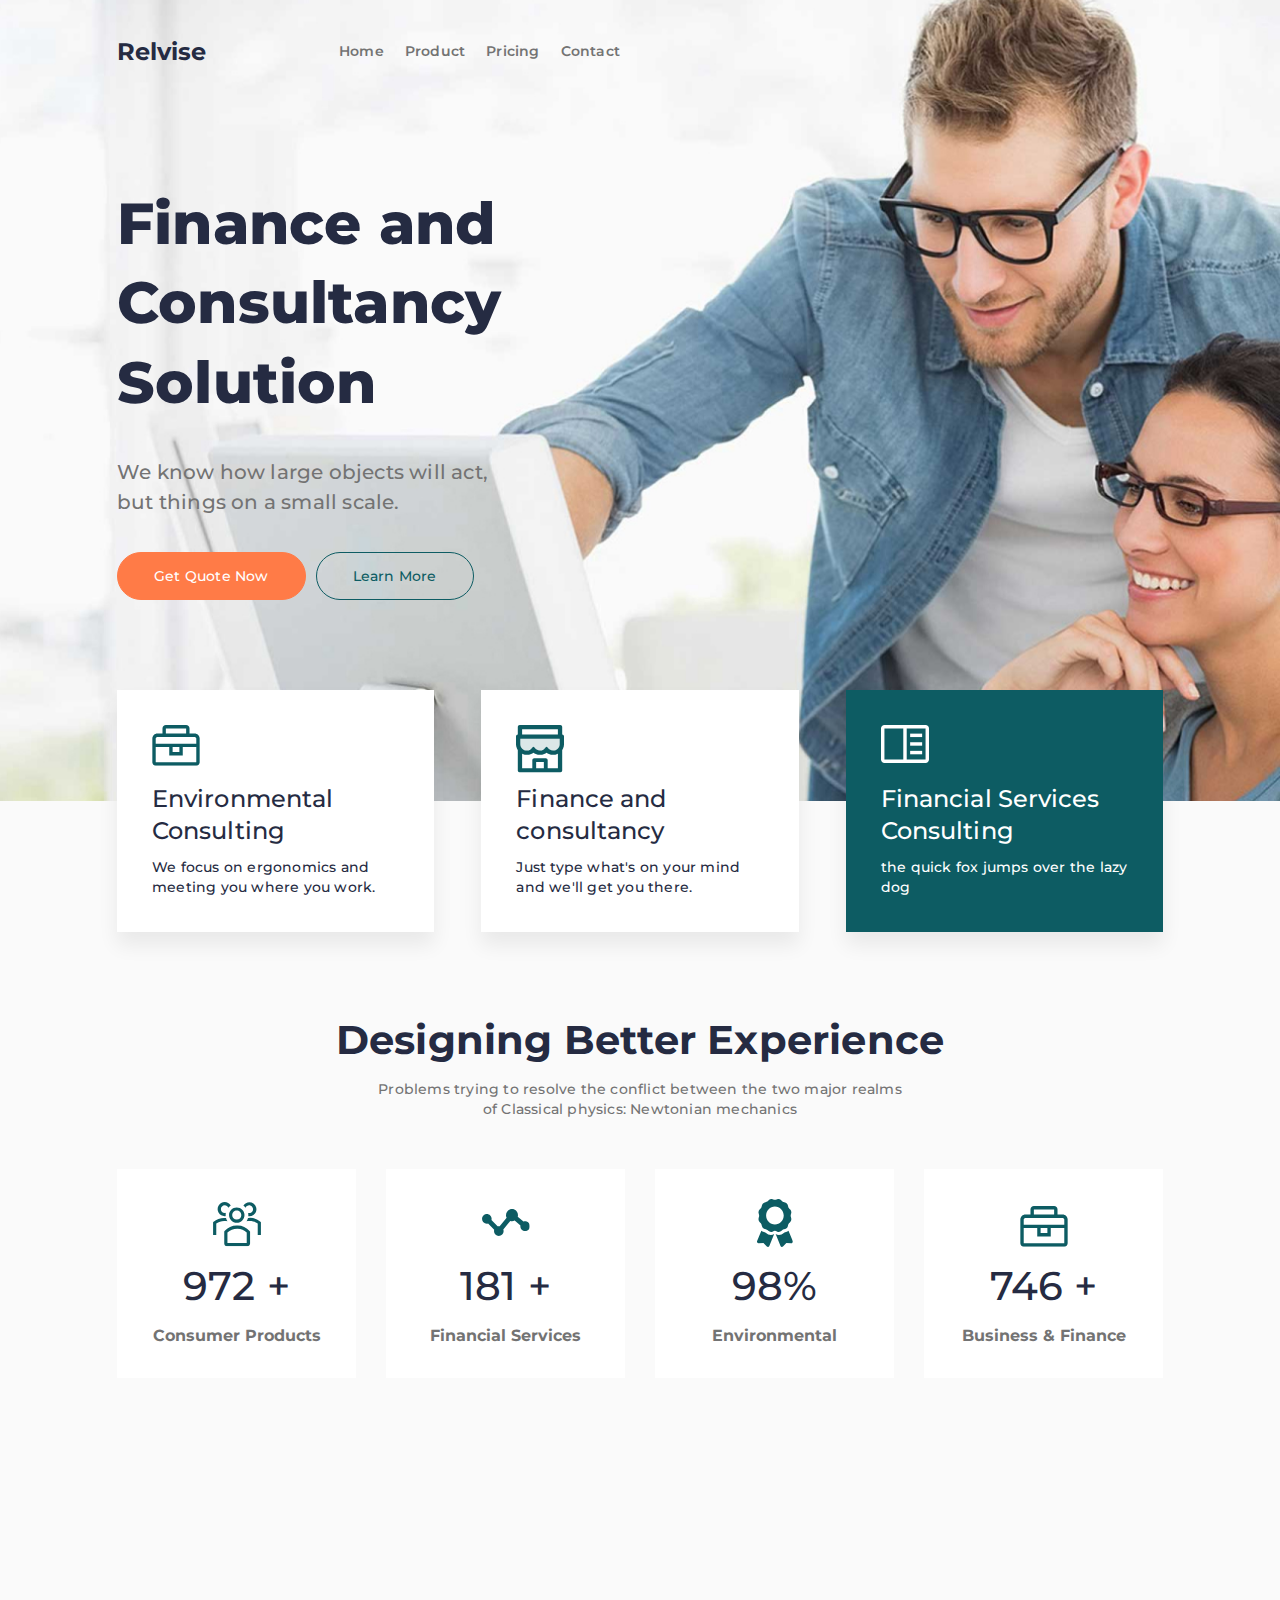
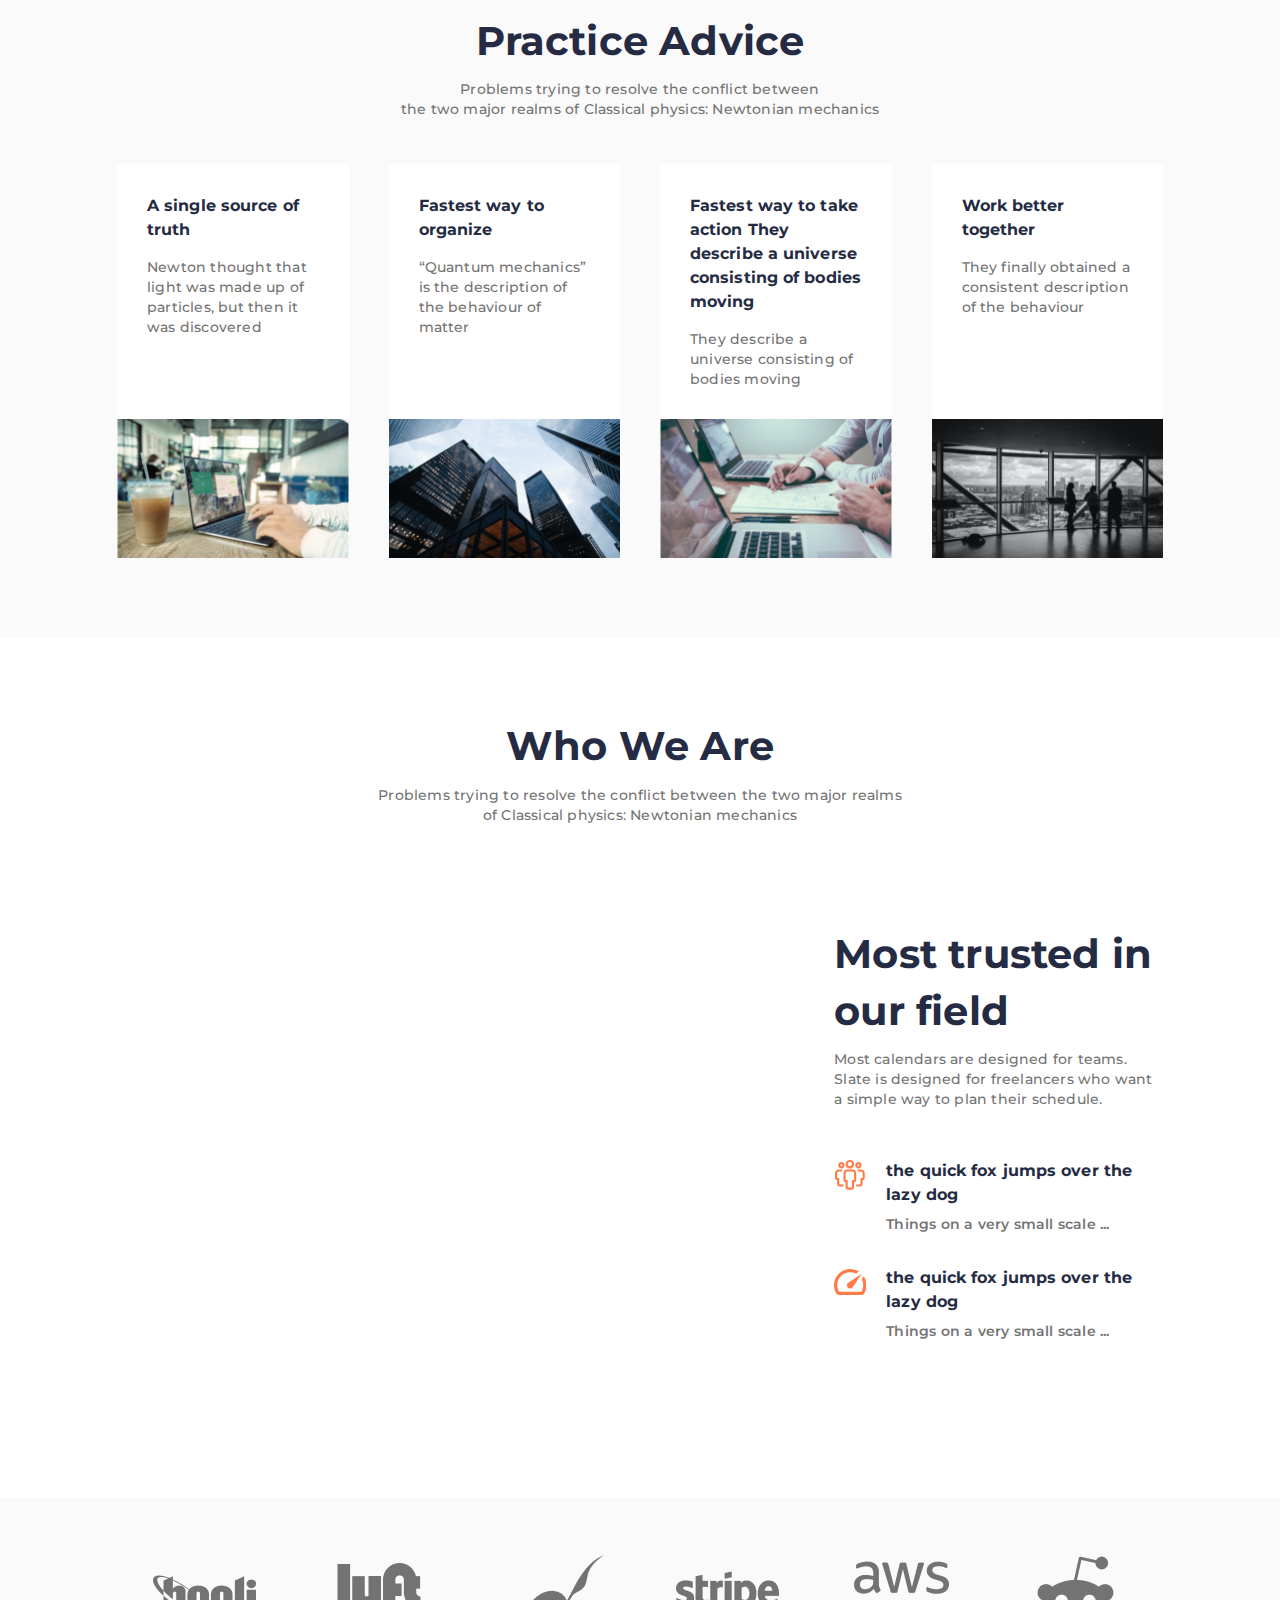
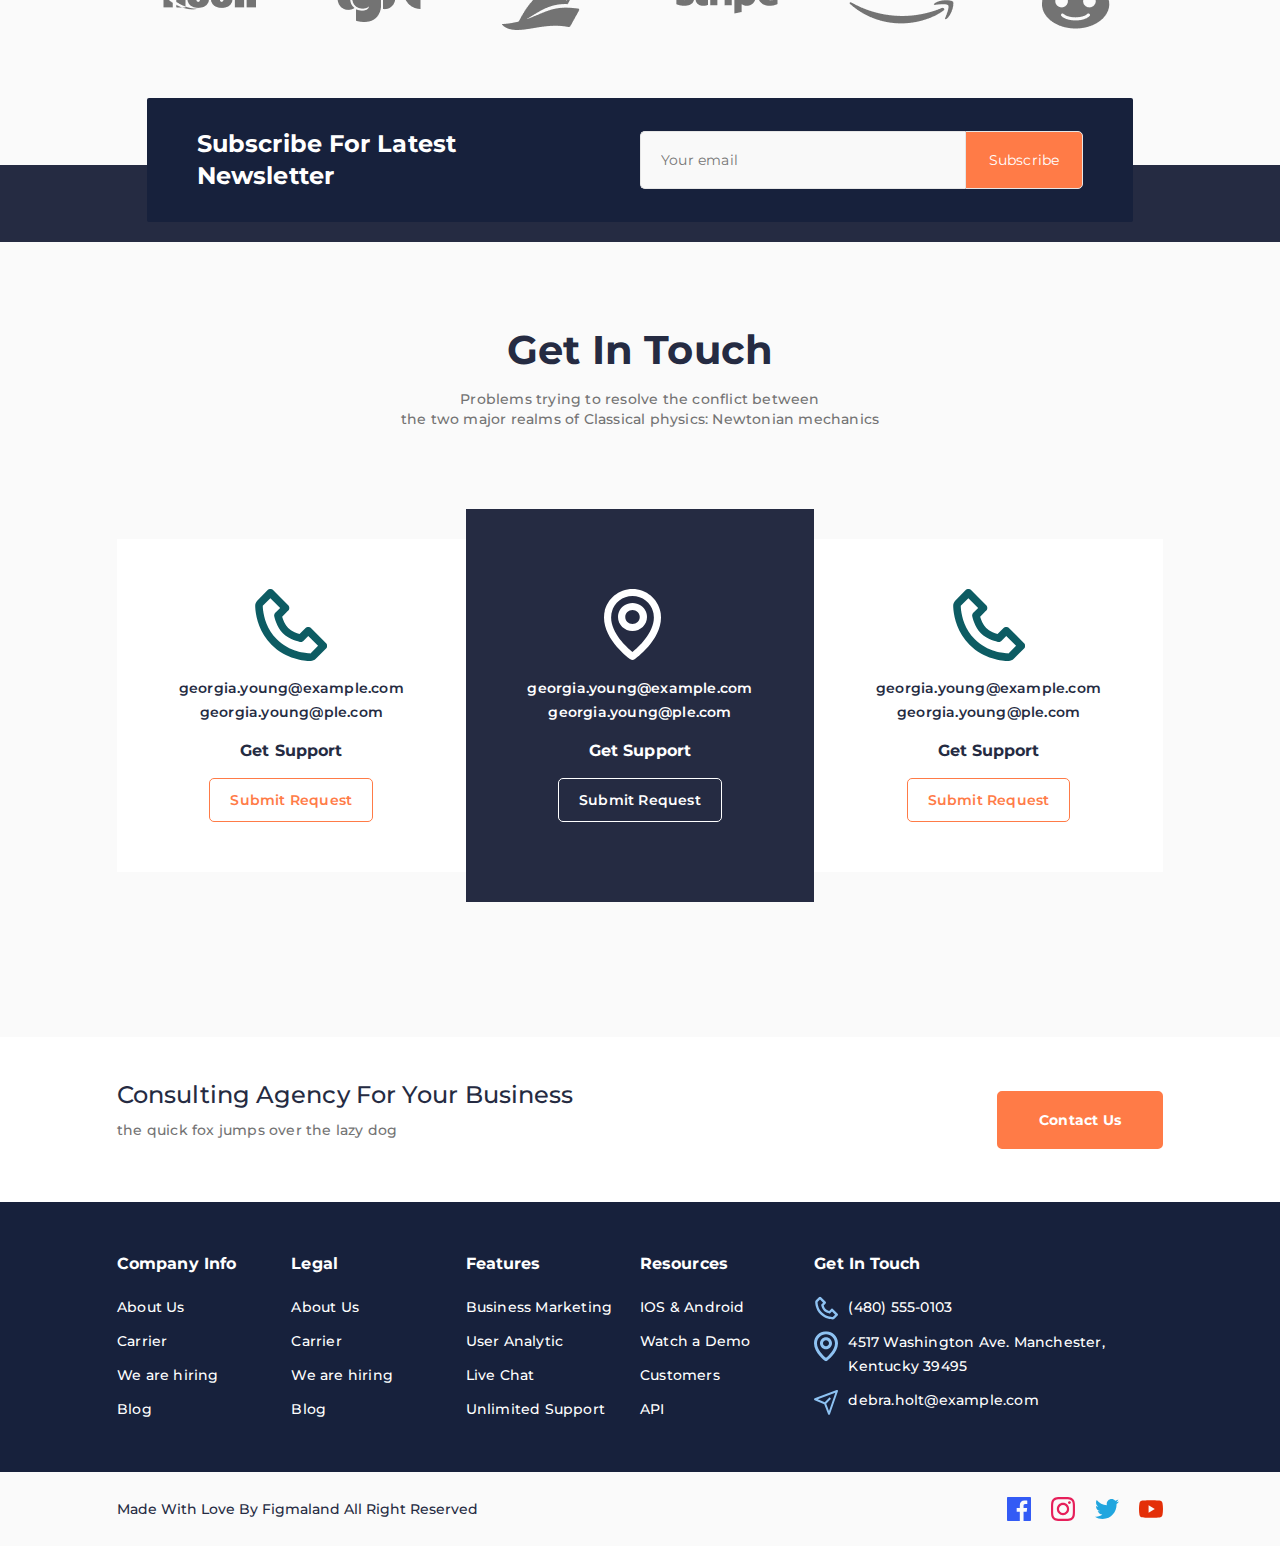
<file: index.html>
<!DOCTYPE html>
<html lang="en">

<head>
	<meta charset="UTF-8">
	<meta name="viewport" content="width=device-width, initial-scale=1.0">
	<title>Relsive</title>
	<link rel="stylesheet" href="/css/style.css">
	<link href="https://fonts.googleapis.com/css?family=Montserrat:regular,500,600,700,800&display=swap"
		rel="stylesheet" />
</head>

<body id="body">
	<div class="wrapper">
		<header class="header">
			<div class="header__container _container">
				<a href="#" class="header__logo">Relvise</a>
				<div class="burger__menu" onclick="burgerMenu()">
					<span class="burger__line">
						
					</span>
				</div>
				<nav class="header__menu menu">
					<ul class="menu__list">
						<li class="menu__item">
							<a href="#" class="menu__link">Home</a>
						</li>
						<li class="menu__item">
							<a href="#" class="menu__link">Product</a>
						</li>
						<li class="menu__item">
							<a href="#" class="menu__link">Pricing</a>
						</li>
						<li class="menu__item">
							<a href="#" class="menu__link">Contact</a>
						</li>
					</ul>
				</nav>
				
			</div>
			
		</header>
		<main class="page">
			<section class="page__main-block main-block">
				<div class="main-block__container _container">
					<div class="main-block__body">
						<h1 class="main-block__title">
							Finance and Consultancy Solution

						</h1>
						<div class="main-block__text">
							We know how large objects will act,
							but things on a small scale.
						</div>
						<div class="main-block__buttons">
							<a href="#" class="main-block__button ">Get Quote Now</a>
							<a href="#" class="main-block__button main-block__button_border">Learn More</a>
						</div>

					</div>
				</div>
				<div class="main-block__image _ibg">
					<img src="./img/bg.jpg" alt="BG" class="">

				</div>
			</section>
			<section class="page__services services">
				<div class="services__container _container">
					<div class="services__body">
						<div class="services__column">
							<div class="services__item item-service">
								<div class="item-service__icon icon1">
									<img src="./img/svg/service1.svg" alt="Service 1" class="item-service__img">
								</div>
								<h3 class="item-service__title">
									Environmental
									Consulting
								</h3>
								<div class="item-service__text">We focus on ergonomics and
									meeting you where you work. </div>
							</div>
						</div>
						<div class="services__column">
							<div class="services__item item-service">
								<div class="item-service__icon icon2">
									<img src="./img/svg/service2.svg" alt="Service 2" class="item-service__img">

								</div>
								<h3 class="item-service__title">
									Finance and
									consultancy
								</h3>
								<div class="item-service__text">Just type what's on your mind
									and we'll get you there.</div>
							</div>
						</div>
						<div class="services__column">
							<div class="services__item item-service-green">
								<div class="item-service__icon icon3">
									<img src="./img/svg/service3.svg" alt="Service 3" class="item-service__img">

								</div>
								<h3 class="item-service__title">
									Financial Services
									Consulting
								</h3>
								<div class="item-service__text">the quick fox jumps over the
									lazy dog</div>
							</div>
						</div>


					</div>
				</div>
			</section>
			<section class="page__advantages advantages">
				<div class="advantages__container _container">
					<div class="advantages__header header-block">
						<h2 class="header-block__title">
							Designing Better Experience
						</h2>
						<div class="header-block__subtitle">
							Problems trying to resolve the conflict between the two major realms<br>
							of Classical physics: Newtonian mechanics
						</div>
					</div>
					<div class="advantages__body">
						<div class="advantages__column">
							<div class="advantages__item">
								<div class="advantages__icon">
									<img src="./img/svg/advantages1.svg" alt="Consumer Products" class="advantages__img">
								</div>
								<div class="advantages__value">
									972 +
								</div>
								<div class="advantages__text">
									Consumer Products
								</div>
							</div>
						</div>
						<div class="advantages__column">
							<div class="advantages__item">
								<div class="advantages__icon">
									<img src="./img/svg/advantages2.svg" alt="Financial Services" class="advantages__img">
								</div>
								<div class="advantages__value">
									181 +
								</div>
								<div class="advantages__text">
									Financial Services </div>
							</div>
						</div>
						<div class="advantages__column">
							<div class="advantages__item">
								<div class="advantages__icon">
									<img src="./img/svg/advantages3.svg" alt="Environmental" class="advantages__img">
								</div>
								<div class="advantages__value">
									98% </div>
								<div class="advantages__text">
									Environmental </div>
							</div>
						</div>
						<div class="advantages__column">
							<div class="advantages__item">
								<div class="advantages__icon">
									<img src="./img/svg/advantages4.svg" alt="Business & Finance" class="advantages__img">
								</div>
								<div class="advantages__value">
									746 + </div>
								<div class="advantages__text">
									Business & Finance </div>
							</div>
						</div>
					</div>
				</div>

			</section>
			<section class="page__practice practice">
				<div class="practice__container _container">
					<div class="practice__header header__block">
						<h2 class="header-block__title">
							Practice Advice
						</h2>
						<div class="header-block__subtitle">
							Problems trying to resolve the conflict between<br>
							the two major realms of Classical physics: Newtonian mechanics
						</div>
					</div>
					<div class="practice__body">
						<div class="practice__column">
							<article class="practice__item item-practice">
								<div class="item-practice__content">
									<a href="" class="item-practice__link">
										<h4 class="item-practice__title">A single source
											of truth</h4>
									</a>
									<div class="item-practice__text">
										Newton thought that
										light was made up of
										particles, but then it
										was discovered
									</div>

								</div>
								<a href="#" class="item-practice__image _ibg">
									<img src="./img/practice.jpg" alt="A single source
									of truth">
								</a>
							</article>
						</div>
						<div class="practice__column">
							<article class="practice__item item-practice">
								<div class="item-practice__content">
									<a href="" class="item-practice__link">
										<h4 class="item-practice__title">Fastest way to
											organize</h4>
									</a>
									<div class="item-practice__text">
										“Quantum mechanics”
										is the description of the
										behaviour of matter
									</div>

								</div>
								<a href="#" class="item-practice__image _ibg">
									<img src="./img/practice2.jpg" alt="A single source
									of truth">
								</a>
							</article>
						</div>
						<div class="practice__column">
							<article class="practice__item item-practice">
								<div class="item-practice__content">
									<a href="" class="item-practice__link">
										<h4 class="item-practice__title">Fastest way to
											take action
											They describe a
											universe consisting of
											bodies moving</h4>
									</a>
									<div class="item-practice__text">
										They describe a
										universe consisting of
										bodies moving
									</div>

								</div>
								<a href="#" class="item-practice__image _ibg">
									<img src="./img/practice3.jpg" alt="A single source
									of truth">
								</a>
							</article>
						</div>
						<div class="practice__column">
							<article class="practice__item item-practice">
								<div class="item-practice__content">
									<a href="" class="item-practice__link">
										<h4 class="item-practice__title">Work better
											together</h4>
									</a>
									<div class="item-practice__text">
										They finally obtained
										a consistent description
										of the behaviour
									</div>

								</div>
								<a href="#" class="item-practice__image _ibg">
									<img src="./img/practice4.jpg" alt="A single source
									of truth">
								</a>
							</article>
						</div>
					</div>
				</div>

			</section>
			<section class="page__whoweare whoweare">
				<div class="whoweare__container _container">
					<div class="whoweare__header header-block">
						<h2 class="header-block__title">
							Who We Are
						</h2>
						<div class="header-block__subtitle">
							Problems trying to resolve the conflict between the two major realms <br>
							of Classical physics: Newtonian mechanics
						</div>
					</div>
					<div class="whoweare__body">
						<div class="whoweare__video">
							<iframe width="560" height="315" src="https://www.youtube.com/embed/U0TXIXTzJEY"
								title="YouTube video player" frameborder="0"
								allow="accelerometer; autoplay; clipboard-write; encrypted-media; gyroscope; picture-in-picture"
								allowfullscreen></iframe>
						</div>
						<div class="whoweare__content">
							<div class="whoweare__title">
								Most trusted in
								our field
							</div>
							<div class="whoweare__text">
								Most calendars are designed for teams. Slate
								is designed for freelancers who want a
								simple way to plan their schedule.
							</div>
							<div class="whoweare__items">
								<div class="whoweare__item item-whoweare">
									<div class="item-whoweare__icon">
										<img src="./img/svg/whoweare.svg" alt="the quick fox jumps over the lazy 
										dog">
									</div>
									<div class="item-whoweare__body">
										<div class="item-whoweare__title">
											the quick fox jumps over the lazy
											dog
										</div>
										<div class="item-whoweare__text">
											Things on a very small scale ...
										</div>
									</div>
								</div>
								<div class="whoweare__item item-whoweare">
									<div class="item-whoweare__icon">
										<img src="./img/svg/whoweare2.svg" alt="the quick fox jumps over the lazy 
										dog">
									</div>
									<div class="item-whoweare__body">
										<div class="item-whoweare__title">
											the quick fox jumps over the lazy
											dog
										</div>
										<div class="item-whoweare__text">
											Things on a very small scale ...
										</div>
									</div>
								</div>
							</div>
						</div>
					</div>
				</div>
			</section>
			<div class="page__clients clients">
				<div class="clients__container _container">
					<div class="clients__items">
						<div class="clients__item">
							<img src="./img/clients1.png" alt="Client">
						</div>
						<div class="clients__item">
							<img src="./img/clients2.png" alt="Client">
						</div>
						<div class="clients__item">
							<img src="./img/clients3.png" alt="Client">
						</div>
						<div class="clients__item">
							<img src="./img/clients4.png" alt="Client">
						</div>
						<div class="clients__item">
							<img src="./img/clients5.png" alt="Client">
						</div>
						<div class="clients__item">
							<img src="./img/clients6.png" alt="Client">
						</div>

					</div>
				</div>
			</div>
			<section class="page__subscribe subscribe">
				<div class="subscribe__container _container">
					<div class="subscribe__body">
						<h4 class="subscribe__title">
							Subscribe For Latest
							Newsletter
						</h4>
						<form action="" class="subsctibe__form">
							<input autocomplete="off" name="form[]" placeholder="Your email" type="email" required
								class="subscribe__input">
							<button type="submit" class="subscribe__button">
								Subscribe
							</button>
						</form>

					</div>
				</div>
			</section>
			<section class="page__getintouch getintouch">
				<div class="getintouch__container _container">
					<div class="getintouch__header header-block">
						<h2 class="header-block__title">
							Get In Touch </h2>
						<div class="header-block__subtitle">
							Problems trying to resolve the conflict between <br>
							the two major realms of Classical physics: Newtonian mechanics
						</div>
					</div>
					<div class="getintouch__body">
						<div class="getintouch__items">
							<div class="getintouch__item item-getintouch">
								<div class="item-getintouch__icon">
									<img src="./img/touch1.svg" alt="Get in touch">
								</div>
								<div class="item-getintouch__emails">
									<a class="item-getintouch__email"
										href="mailto:georgia.young@example.com">georgia.young@example.com</a>
									<a class="item-getintouch__email"
										href="mailto:georgia.young@ple.com">georgia.young@ple.com</a>

								</div>
								<div class="item-getintouch__label">
									Get Support
								</div>
								<a href="#" class="item-getintouch__button">Submit Request</a>
							</div>
							<div class="getintouch__item item-getintouch item-getintouch__active ">
								<div class="item-getintouch__icon">
									<img src="./img/touch2.svg" alt="Get in touch">
								</div>
								<div class="item-getintouch__emails">
									<a class="item-getintouch__email"
										href="mailto:georgia.young@example.com">georgia.young@example.com</a>
									<a class="item-getintouch__email"
										href="mailto:georgia.young@ple.com">georgia.young@ple.com</a>

								</div>
								<div class="item-getintouch__label">
									Get Support
								</div>
								<a href="#" class="item-getintouch__button">Submit Request</a>
							</div>
							<div class="getintouch__item item-getintouch">
								<div class="item-getintouch__icon">
									<img src="./img/touch1.svg" alt="Get in touch">
								</div>
								<div class="item-getintouch__emails">
									<a class="item-getintouch__email"
										href="mailto:georgia.young@example.com">georgia.young@example.com</a>
									<a class="item-getintouch__email"
										href="mailto:georgia.young@ple.com">georgia.young@ple.com</a>

								</div>
								<div class="item-getintouch__label">
									Get Support
								</div>
								<a href="#" class="item-getintouch__button">Submit Request</a>
							</div>
						</div>
					</div>
				</div>
			</section>
			<section class="page__contact contact">
				<div class="contact__container _container">
					<div class="contact__body">
						<div class="contact__content">
							<h4 class="contact__title">
								Consulting Agency For Your Business
							</h4>
							<div class="contact__text">
								the quick fox jumps over the lazy dog
							</div>
						</div>
						<a href="#" class="contact__button">Contact Us</a>
					</div>
				</div>
			</section>
		</main>
		<footer class="footer">
			<div class="footer__top">
				<div class="footer__main _container">
					<div class="footer__column">
						<div class="footer__label">
							Company Info
						</div>
						<nav class="footer__menu menu-footer">
							<ul class="menu-footer__list">
								<li class="menu-footer__item">
									<a href="#" class="menu-footer__link">About Us</a>
								</li>
								<li class="menu-footer__item">
									<a href="#" class="menu-footer__link">Carrier</a>
								</li>
								<li class="menu-footer__item">
									<a href="#" class="menu-footer__link">We are hiring</a>
								</li>
								<li class="menu-footer__item">
									<a href="#" class="menu-footer__link">Blog</a>
								</li>
							</ul>
						</nav>
					</div>
					<div class="footer__column">
						<div class="footer__label">
							Legal
						</div>
						<nav class="footer__menu menu-footer">
							<ul class="menu-footer__list">
								<li class="menu-footer__item">
									<a href="#" class="menu-footer__link">About Us</a>
								</li>
								<li class="menu-footer__item">
									<a href="#" class="menu-footer__link">Carrier</a>
								</li>
								<li class="menu-footer__item">
									<a href="#" class="menu-footer__link">We are hiring</a>
								</li>
								<li class="menu-footer__item">
									<a href="#" class="menu-footer__link">Blog</a>
								</li>
							</ul>
						</nav>
					</div>
					<div class="footer__column">
						<div class="footer__label">
							Features
						</div>
						<nav class="footer__menu menu-footer">
							<ul class="menu-footer__list">
								<li class="menu-footer__item">
									<a href="#" class="menu-footer__link">Business Marketing</a>
								</li>
								<li class="menu-footer__item">
									<a href="#" class="menu-footer__link">User Analytic</a>
								</li>
								<li class="menu-footer__item">
									<a href="#" class="menu-footer__link">Live Chat</a>
								</li>
								<li class="menu-footer__item">
									<a href="#" class="menu-footer__link">Unlimited Support</a>
								</li>
							</ul>
						</nav>
					</div>
					<div class="footer__column">
						<div class="footer__label">
							Resources
						</div>
						<nav class="footer__menu menu-footer">
							<ul class="menu-footer__list">
								<li class="menu-footer__item">
									<a href="#" class="menu-footer__link">IOS & Android</a>
								</li>
								<li class="menu-footer__item">
									<a href="#" class="menu-footer__link">Watch a Demo</a>
								</li>
								<li class="menu-footer__item">
									<a href="#" class="menu-footer__link">Customers</a>
								</li>
								<li class="menu-footer__item">
									<a href="#" class="menu-footer__link">API</a>
								</li>
							</ul>
						</nav>
					</div>
					<div class="footer__column ">
						<div class="footer__label">
							Get In Touch
						</div>
						<nav class="footer__menu menu-footer">
							<ul class="menu-footer__list ">
								<li class="menu-footer__item last-column">
									<img src="./img/svg/footer1.svg" alt="Phone">
									<a href="tel:(480) 555-0103" class="menu-footer__link">(480) 555-0103</a>
								</li>
								<li class="menu-footer__item">
									<img src="./img/svg/footer2.svg" alt="">
									<a href="#" class="menu-footer__link">4517 Washington Ave. Manchester, Kentucky 39495</a>
								</li>
								<li class="menu-footer__item">
									<img src="./img/svg/footer3.svg" alt="">
									<a href="mailto:debra.holt@example.com" class="menu-footer__link">debra.holt@example.com</a>
								</li>

							</ul>
						</nav>
					</div>
				</div>
			</div>
			<div class="footer__bottom">
				<div class="footer__container _container">
					<div class="footer__content">
						<div class="footer__copy">
							Made With Love By Figmaland All Right Reserved
						</div>
						<div class="footer__social">
							<a href="#"> <img src="./img/svg/social1.svg" alt="Facebook">
							</a>
							<a href="#"> <img src="./img/svg/social2.svg" alt="Instagramm">
							</a>
	
							<a href="#"> <img src="./img/svg/social3.svg" alt="Twitter">
							</a>
	
	
							<a href="#">
								<img src="./img/svg/social4.svg" alt="Youtube">
							</a>
	
						</div>
					</div>
					
				</div>
			</div>
		</footer>
	</div>
	<script src="./js/main.js"></script>
</body>

</html>
</file>
<file: css/style.css>
*,
*::before,
*::after {
	padding: 0;
	margin: 0;
	border: 0;
	box-sizing: border-box;
}
a {
	text-decoration: none;
}
ul,
ol,
li {
	list-style: none;
}
img {
	vertical-align: top;
}
h1,
h2,
h3,
h4,
h5,
h6 {
	font-weight: inherit;
	font-size: inherit;
}
html,
body {
	font-family: "Montserrat";
	height: 100%;
	line-height: 1;
	font-size: 14px;
	font-weight: 500;
	color: #252b42;
	background-color: #fafafa;
}
.wrapper {
	min-height: 100%;
	overflow: hidden;
	display: flex;
	flex-direction: column;
}
._container {
	max-width: 1046px;
	margin: 0 auto;
	padding: 0px 15px;
	box-sizing: content-box;
}
._ibg {
	position: relative;
}
._ibg img {
	position: absolute;
	width: 100%;
	height: 100%;
	top: 0;
	left: 0;
	object-fit: cover;
}

.header-block {
	margin: 0px 0px 50px 0px;
	text-align: center;
}
.body-lock{
	overflow: hidden;
}
@media (max-width: 767px) {
	.header-block {
		margin: 0px 0px 25px 0px;
	}
}
.header-block__title {
	font-weight: bold;
	font-size: 40px;
	line-height: 142%;
	/* identical to box height, or 142% */

	letter-spacing: 0.2px;

	/* text-color */

	color: #252b42;
	text-align: center;
}
.header-block__title:not(:last-child) {
	margin-bottom: 10px;
}
.header-block__subtitle {
	font-weight: 500;
	font-size: 14px;
	line-height: 20px;
	/* or 143% */

	text-align: center;
	letter-spacing: 0.2px;

	/* second-text-color */

	color: #737373;
}
@media (max-width: 992px) {
	.header-block__title {
		font-size: 35px;
	}
}
@media (max-width: 767px) {
	.header-block__title {
		font-size: 30px;
	}
}
.page__clients:not(:last-child) {
	margin-bottom: 10px;
}
/* ----------------------HEADER-------------------- */
.header {
	position: absolute;
	left: 0;
	top: 0;
	width: 100%;
	z-index: 100;
}
.header__container {
	display: flex;
	min-height: 104px;
	align-items: center;
	position: relative;
	transition: .2s ease-in;
}
.burger__menu{
	width: 30px;
	height: 20px;
	position: fixed;
	right:20px;
	top:25px;
	display: none;
	cursor: pointer;
	
}
.burger__menu::after{
	position: absolute;
	bottom: 0;
	width: 100%;
	height: 2px;
	content: '';
	border:0;
transition: .2s ease-in-out;
	background: black;
}
.burger__menu::before{
	position: absolute;
	top: 0;
	width: 100%;
	height: 2px;
	content: '';
	border:0;
	transition: .2s ease-in-out;
	background: black;
}
.burger__line{
	background: black;
	display: block;
	height: 2px;
	border:0;
	position: absolute;
	bottom: 45%;
	content: '';
	width: 100%;
	
}

.header__logo {
	font-size: 24px;
	font-weight: 700;
	color: inherit;
}
.header__menu {
	margin: 0px 0px 0px 133px;
}
@media (max-width: 992px) {
	.header__menu {
		margin-left: 80px;
	}
}
@media (max-width: 767px) {
	.header__menu {
		margin-left: 50px;
	}
}
@media (max-width: 479px) {
	.header__container {
		min-height: 70px;
	}
}
.menu {
	padding: 5px 0px;
}
.menu__list {
	display: flex;
	flex-wrap: wrap;
}
.menu__item:not(:last-child) {
	margin-right: 21px;
}
.menu__link {
	font-weight: 600;
	font-size: 14px;
	line-height: 171%;
	/* identical to box height, or 171% */

	text-align: center;
	letter-spacing: 0.2px;

	/* second-text-color */

	color: #737373;
}
.menu__link:hover {
	text-decoration: underline;
}

.page {
	flex: 1 1 auto;
}
.footer {
}
/* -----------------MAIN-BLOCK--------------------------- */

.page__main-block {
	position: relative;
	padding-bottom: 191px;
}
.main-block {
}
.main-block__container {
}
._container {
}
.main-block__body {
	padding-top: 184px;
	position: relative;
	z-index: 2;
	max-width: 390px;
}
.main-block__body > *:not(:last-child) {
	padding-bottom: 35px;
}
.main-block__title {
	font-weight: 800;
	font-size: 58px;
	line-height: 137%;
	/* or 138% */

	letter-spacing: 0.2px;
}
.main-block__text {
	font-weight: 500;
	font-size: 20px;
	line-height: 1.5;
	/* or 150% */

	letter-spacing: 0.2px;

	/* second-text-color */

	color: #737373;
}
.main-block__buttons {
	display: flex;
	flex-wrap: wrap;
}
.main-block__button {
	display: flex;
	align-items: center;
	font-size: 14px;
	line-height: 150%;
	/* identical to box height, or 200% */
	background-color: #ff7b47;
	text-align: center;
	letter-spacing: 0.2px;
	padding: 10px 36px;
	border-radius: 37px;
	/* light-text-color */
	min-height: 48px;
	border: 1px solid #ff7b47;
	color: #ffffff;
	margin-bottom: 10px;
	transition: all 0.2s ease-in;
	justify-content: center;
}
.main-block__button:hover {
	background-color: #fff;
	color: #ff7b47;
}
.main-block__button_border {
	background: transparent;
	border: 1px solid #0d5c63;
	color: #0d5c63;
	margin-left: 10px;
}
.main-block__button_border:hover {
	background: #0d5c63;

	color: #fff;
}

.main-block__image {
	position: absolute;
	width: 100%;
	height: 100%;
	top: 0;
	left: 0;
}
.main-block__image img {
	transition: all 0.6s;
}

@media screen and (max-width: 1400px) {
	.main-block__image img {
		object-position: right;
	}
}
@media (max-width: 992px) {
	.main-block__image img {
		opacity: 0.5;
		transition: all 0.2s;
	}
}
@media screen and (max-width: 479px) {
	.main-block__title {
		font-size: 42px;
	}
	.main-block__button {
		flex: 1 1 100%;
		margin-left: 0;
	}
	.main-block__text {
		color: #504f4f;
	}
}

.page__services {
	z-index: 2;
	margin-top: -111px;
	margin-bottom: 30px;
}
.services {
}
.services__container {
}
._container {
}
.services__body {
}

.services__column {
	flex: 0 1 30.33333%;
	background-color: white;
}
.services__column:not(:last-child) {
	margin-right: 15px;
}

@media screen and (min-width: 670px) {
	.services__body {
		display: flex;
		margin: 0px -15px -30px;
		flex-wrap: wrap;
		justify-content: space-between;
		padding: 0px 15px;
	}
}
@media screen and (max-width: 992px) {
	.services__column {
		flex: 0 1 49%;

		margin-right: 0 !important;
	}
	.services__column:not(:last-child) {
		margin-bottom: 30px;
	}
}
.services__item {
	padding: 35px;
	z-index: 2;
	position: relative;
	background-color: white;
	z-index: 2;
	box-shadow: 0px 13px 19px rgba(0, 0, 0, 0.07);
	height: 100%;
}
.item-service-green {
	background-color: #0d5c63;
	color: white;
}

.services__item:not(:last-child) {
	margin-right: 30px;
}
.item-service {
}
.item-service__icon {
	width: 48px;
	height: 48px;
	z-index: 2;
	position: relative;
}

.item-service__title {
	padding-top: 10px;
	font-size: 24px;
	line-height: 1.32;
	/* or 133% */

	letter-spacing: 0.1px;
}
.item-service__text {
	font-weight: 500;
	font-size: 14px;
	line-height: 20px;
	/* or 143% */

	letter-spacing: 0.2px;
	padding-top: 10px;
}

@media (max-width: 479px) {
	.services__item {
		padding: 25px;
	}
}

.page__advantages {
}

.advantages__container {
}
._container {
}
.advantages {
	padding: 80px 0px;
}
@media (max-width: 992px) {
	.advantages {
		padding: 50px 0px;
	}
}
@media (max-width: 767px) {
	.advantages {
		padding: 40px 0px;
	}
}

.advantages__body {
	display: flex;
	margin: 0px -15px;
	flex-wrap: wrap;
}
.advantages__column {
	padding: 0px 15px;
	margin: 0px 0px 30px 0px;
	flex: 0 1 25%;
}
@media (max-width: 1020px) {
	.advantages__column {
		flex: 0 1 50%;
	}
}
@media (max-width: 569px) {
	.advantages__column {
		flex: 0 1 100%;
	}
}
.advantages__item {
	background-color: white;
	padding: 30px;
	text-align: center;
	height: 100%;
}
.advantages__item > *:not(:last-child) {
	margin: 0px 0px 10px 0px;
}
.advantages__icon {
	height: 48px;
	display: flex;
	align-items: flex-end;
	justify-content: center;
}
.advantages__img {
}
.advantages__value {
	font-size: 40px;
	line-height: 57px;
	/* identical to box height, or 142% */

	letter-spacing: 0.2px;

	/* text-color */

	color: #252b42;
}
.advantages__text {
	font-weight: bold;
	font-size: 16px;
	line-height: 24px;
	/* identical to box height, or 150% */
	letter-spacing: 150%;

	/* second-text-color */

	color: #737373;
}

.practice {
	padding: 125px 0px 80px 0px;
}
@media screen and (max-width: 992px) {
	.practice {
		padding: 80px 0px 50px 0px;
	}
}
.practice__container {
}

.practice__header {
	margin: 0px 0px 45px 0px;
}
.header__block {
}
.header-block__title {
}
.header-block__subtitle {
}
.practice__body {
	margin: 0 -20px -30px;
	display: flex;

	flex-wrap: wrap;
}
.practice__column {
	padding: 0px 20px;
	margin: 0px 0px 30px 0px;
	flex: 0 1 25%;
}
@media screen and (max-width: 1040px) {
	.practice__column {
		flex: 0 1 50%;
	}
}
@media screen and (max-width: 630px) {
	.practice__column {
		flex: 0 1 100%;
	}
}
.practice__item {
}
.item-practice__content {
	padding: 30px;
	flex: 1 1 auto;
}
.item-practice {
	background-color: white;
	display: flex;
	flex-direction: column;
	height: 100%;
}
.item-practice__link {
	display: block;
	font-weight: bold;
	font-size: 16px;
	line-height: 24px;
	/* or 150% */

	letter-spacing: 0.1px;

	/* text-color */

	color: #252b42;
}
.item-practice__link:hover {
	text-decoration: underline;
}
.item-practice__link:not(:last-child) {
	margin: 0px 0px 15px 0px;
}
.item-practice__title {
}
.item-practice__text {
	font-weight: 500;
	font-size: 14px;
	line-height: 20px;
	/* or 143% */

	letter-spacing: 0.2px;

	/* second-text-color */

	color: #737373;
}
.item-practice__image {
	display: block;
	padding: 0px 0px 60% 0px;
}

/* ---------------------------WHOWEARE_------------------ */
.page__whoweare {
}
.whoweare {
	padding: 80px 0px 130px 0px;
	background: white;
}

.whoweare__header {
	margin: 0px 0px 100px 0px;
}

.header-block {
}
.header-block__title {
}
.header-block__subtitle {
}
.whoweare__body {
	display: flex;
	align-items: flex-start;
}

.whoweare__video {
	flex: 0 0 57%;
	position: relative;
	padding: 0px 0px 42.25% 0px;
}
.whoweare__video iframe {
	position: absolute;
	width: 100%;
	height: 100%;
	object-fit: cover;
	left: 0;
	top: 0;
}
.whoweare__content {
	flex: 1 1 auto;
	padding: 0px 0px 0px 121px;
}

.whoweare__title {
	font-weight: bold;
	font-size: 40px;
	line-height: 57px;
	/* or 142% */

	letter-spacing: 0.2px;

	/* text-color */

	color: #252b42;
}

.whoweare__title:not(:last-child) {
	margin: 0px 0px 10px 0px;
}
.whoweare__text {
	font-weight: 500;
	font-size: 14px;
	line-height: 20px;
	/* or 143% */

	letter-spacing: 0.2px;

	/* second-text-color */

	color: #737373;
}
.whoweare__items {
	margin: 50px 0px 0px 0px;
}
.whoweare__item {
}
.whoweare__item:not(:last-child) {
	margin-bottom: 30px;
}
.item-whoweare {
	display: flex;
}
.item-whoweare__icon {
	flex: 0 0 32px;
}
.item-whoweare__body {
	flex: 1 1 auto;
	padding-left: 20px;
}
.item-whoweare__title {
	font-weight: bold;
	font-size: 16px;
	line-height: 24px;
	/* or 150% */

	letter-spacing: 0.1px;

	/* text-color */

	color: #252b42;
}
.item-whoweare__title:not(:last-child) {
	margin-bottom: 5px;
}

.item-whoweare__text {
	font-weight: 600;
	font-size: 14px;
	line-height: 24px;
	/* identical to box height, or 171% */

	letter-spacing: 0.2px;

	/* second-text-color */

	color: #737373;
	white-space: nowrap;
}
@media (max-width: 1080px) {
	.whoweare__content {
		padding: 0px 0px 0px 50px;
	}
}
@media (max-width: 950px) {
	.whoweare__title {
		font-size: 24px;
	}
	.whoweare__header {
		margin: 0px 0px 40px 0px;
	}
	.whoweare {
		padding: 50px 0px 50px 0px;
	}
	.whoweare__body {
		flex-direction: column;
		align-items: stretch;
		margin-bottom: 50px;
	}
	.whoweare__video {
		padding: 0px 0px 56.25% 0px;
	}
	.whoweare__video:not(:last-child) {
		margin-bottom: 50px;
	}
	.whoweare__content {
		padding: 0px 0px 0px 0px;
	}
}
@media screen and (max-width: 767px) {
	.whoweare {
		padding: 20px 0px 20px 0px;
	}
	.whoweare__video:not(:last-child) {
		margin-top: 30px;
	}
	.whoweare__items {
		margin-top: 30px;
	}
	.whoweare__item:not(:last-child) {
		margin-bottom: 20px;
	}
}

/* ---------------------CLIENTS------------------ */

.clients {
	padding: 50px 0px;
}
.clients__container {
}
.container {
}
.clients__items {
	display: flex;
	align-items: center;
	flex-wrap: wrap;
	justify-content: center;
}
.clients__item {
	padding: 8px 15px;
	flex: 0 1 16.66%;
	text-align: center;
	min-width: 140px;
}
.clients__item img {
	max-width: 100%;
}
@media (max-width: 767px) {
	.clients {
		padding: 30px 0px;
	}
}

/* ------------------------Subscribe-------------------- */
.subscribe {
	position: relative;
	padding-bottom: 20px;
}
.subscribe::after {
	display: block;
	background: #252b42;
	content: "";
	position: absolute;
	width: 100%;
	bottom: 0;
	left: 0;
	height: 77px;
	z-index: -1;
}

.subscribe__body {
	padding: 30px 50px;
	align-items: center;
	background: #17213c;
	border-radius: 2px;
}
@media (min-width: 1070px) {
	.subscribe__body {
		margin: 0px 30px;
	}
}
@media screen and (min-width: 810px) {
	.subscribe__body {
		display: flex;
		justify-content: space-between;
	}
	.subscribe__title {
		max-width: 266px;
	}
}
.subscribe__title {
	flex: 0 1 50%;
	font-weight: bold;
	font-size: 24px;
	line-height: 133%;
	/* or 133% */

	letter-spacing: 0.1px;

	/* light-text-color */

	color: #ffffff;
}
@media screen and (max-width: 810px) {
	.subscribe__title {
		margin-bottom: 20px;
	}
	.subscribe__body {
		margin: 0px -15px;
		padding: 20px 15px;
	}
}
.subsctibe__form {
	flex: 0 1 50%;
	display: flex;
	align-items: center;
}
.subscribe__input {
	width: 100%;
	flex: 1 1 auto;
	min-height: 58px;
	padding: 0px 20px;
	background: #f9f9f9;
	border: 1px solid #e6e6e6;
	box-sizing: border-box;
	border-radius: 5px 0 0 5px;
	font-family: inherit;
	font-size: 14px;
	line-height: 28px;
	/* identical to box height, or 200% */
	border-right: 0;
	letter-spacing: 0.2px;
}
.subscribe__input:focus {
	color: black;
}
.subscribe__button {
	font-size: 14px;
	font-family: inherit;

	text-align: center;
	letter-spacing: 0.2px;
	color: white;
	background: #ff7b47;
	border: 1px solid #e6e6e6;
	box-sizing: border-box;
	border-radius: 0px 5px 5px 0px;
	padding: 15px 22.5px;
	display: flex;
	min-height: 58px;
	justify-content: center;
	align-items: center;
	text-align: center;
	transition: 0.3s ease-in;
	cursor: pointer;
}
.subscribe__button:hover {
	background: #ec6e3cf5;
}

/* --------------------GET IN TOUCH--------------------------- */

.getintouch {
	padding: 80px 0px 135px 0px;
}
.getintouch__container {
}
._container {
}
.getintouch__header {
	margin: 0px 0px 80px 0px;
}
.header-block {
}
.header-block__title {
}
.header-block__subtitle {
}
.getintouch__body {
}
.getintouch__items {
	margin: 0 -15px;
}
@media screen and (min-width: 992px) {
	.getintouch__items {
		display: flex;
		margin: 0;
		align-items: center;
	}
}
@media screen and (max-width: 992px) {
	.getintouch {
		padding: 50px 0px;
	}
	.getintouch__header {
		margin: 0px 0px 40px 0px;
	}
	.item-getintouch__active {
		padding: 50px 0px;
	}
}
@media screen and (max-width: 767px) {
	.getintouch__header {
		margin: 0px 0px 25px 0px;
	}
}
.getintouch__item {
	flex: 0 1 33.33%;
}
.item-getintouch {
	display: flex;
	flex-direction: column;
	justify-content: center;
	align-items: center;
	background: #fff;
	padding: 50px 15px;
}
.item-getintouch__active {
	padding: 80px 0px;
	background: #252b42;
}
.item-getintouch__active > * {
	color: white !important;
}
.item-getintouch__active .item-getintouch__button {
	border: 1px solid #fff;
	color: white;
}
.item-getintouch > *:not(:last-child) {
	margin-bottom: 15px;
}
.item-getintouch__icon {
}
.item-getintouch__emails {
	display: flex;
	flex-direction: column;
	justify-content: center;
	align-items: center;
}
.item-getintouch__email {
	color: inherit;
	font-weight: 600;
	font-size: 14px;
	line-height: 24px;
	/* identical to box height, or 171% */

	text-align: center;
	letter-spacing: 0.2px;
}
.item-getintouch__email:hover {
	text-decoration: underline;
}
.item-getintouch__label {
	font-weight: bold;
	font-size: 16px;
	line-height: 24px;
	/* identical to box height, or 150% */

	text-align: center;
	letter-spacing: 0.1px;

	/* text-color */

	color: #252b42;
}
.item-getintouch__button {
	font-weight: 600;
	font-size: 14px;
	line-height: 24px;
	/* identical to box height, or 171% */
	display: flex;
	justify-content: center;
	text-align: center;
	align-items: center;
	text-align: center;
	letter-spacing: 0.2px;
	min-height: 44px;
	/* primary-color */

	color: #ff7b47;
	padding: 5px 20px;
	border: 1px solid #ff7b47;
	box-sizing: border-box;
	border-radius: 5px;
	transition: all 0.2s ease-in;
}
.item-getintouch__button:hover {
	background-color: #ff7b47;
	border: 1px solid #ff7b47;
	color: white;
}

.contact {
	background: white;
	padding: 42px 0px;
}
.contact__container {
}

.contact__content {
	padding-bottom: 20px;
}
@media (min-width: 767px) {
	.contact__body {
		display: flex;
		justify-content: space-between;
		align-items: center;
	}
	.contact__content {
		padding-right: 20px;
	}
}

.contact__title {
	font-size: 24px;
	line-height: 133%;
	/* identical to box height, or 133% */

	letter-spacing: 0.1px;

	/* text-color */

	color: #252b42;
	padding-right: 20px;
}
.contact__title:not(:last-child) {
	margin-bottom: 10px;
}
.contact__text {
	font-weight: 500;
	font-size: 14px;
	line-height: 143%;
	/* identical to box height, or 143% */

	letter-spacing: 0.2px;

	/* second-text-color */

	color: #737373;
}
.contact__button {
	min-height: 58px;
	padding: 5px 40px;
	font-weight: bold;
	font-size: 14px;
	line-height: 200%;
	/* identical to box height, or 200% */
	text-align: center;
	letter-spacing: 0.2px;
	/* light-text-color */
	color: #ffffff;
	border: 2px solid #ff7b47;
	background: #ff7b47;
	display: flex;
	text-align: center;
	justify-content: center;
	align-items: center;
	border-radius: 5px;
	transition: 0.2s ease-in-out;
}
.contact__button:hover {
	color: #ff7b47;
	background: #fff;
}

/* ------------------Footer------------------- */
.footer {
}
.footer__top {
	background: #17213c;
	padding: 35px 0px;
}
.footer__main {
	display: flex;
	flex-wrap: wrap;
}
._container {
}
.footer__column {
	padding: 15px 0px;
	flex: 0 1 16.6667%;
}
.footer__column:last-child {
	flex: 0 1 33.334%;
}
@media (max-width: 992px) {
	.footer__column {
		flex: 0 1 25%;
	}
	.footer__column:last-child {
		flex: 1 1 100%;
	}
}
@media (max-width: 767px) {
	.footer__column {
		flex: 0 1 50%;
	}
	.footer__column:not(:last-child) {
		padding-right: 20px;
	}
	.footer__content {
		flex-direction: column;
	}
	.footer__copy {
		margin-bottom: 20px;
		text-align: center;
	}
	.footer__social {
		justify-content: space-around;
	}
}
.last-column {
}
.footer__label {
	font-weight: bold;
	font-size: 16px;
	line-height: 150%;
	/* identical to box height, or 150% */

	letter-spacing: 0.1px;

	/* light-text-color */

	color: #ffffff;
}
.footer__label:not(:last-child) {
	margin-bottom: 20px;
}
.footer__menu {
}
.menu-footer {
}
.menu-footer__list {
}
.menu-footer__item {
	display: flex;
	align-items: flex-start;
}
.menu-footer__item {
}
.menu-footer__item img {
	margin-right: 10px;
}
.menu-footer__item:not(:last-child) {
	margin-bottom: 10px;
}
.menu-footer__link {
	font-family: inherit;
	font-weight: 500;
	font-size: 14px;
	line-height: 171%;
	/* identical to box height, or 171% */

	letter-spacing: 0.2px;

	/* light-text-color */

	color: #ffffff;
}
.menu-footer__link:hover {
	text-decoration: underline;
}
.footer__bottom {
	padding: 25px 0px;
}
.footer__container {
}

.footer__content {
	display: flex;
	justify-content: space-between;
	align-items: center;
}
.footer__copy {
}
.footer__social {
	display: flex;
	align-items: center;
}
.footer__social a:not(:last-child) {
	margin-right: 20px;
}


@media (max-width:767px) {
	.header__container-active{
		min-height: 50px;
		background: white;
		padding-bottom: 20px;
		position: fixed;
		z-index: 80;
		width: 100%;
	}
	.header__menu{
		
		display: none;
	}
	.header__active{
		display: block;
		position: absolute;
		width: 100vw;
		height: 100vh;
		left: 0;
		top:0;
		z-index: 3;
		background: white;
		margin: 0;
	}
	.menu__list{
		transform: translateY(100%);
		flex-direction: column;
		align-content: center;
		
	}
	.menu__link{
		font-size: 30px;
		color: #000;

	}
	.menu__item:not(:last-child){
		margin-bottom: 15px;
	}
	.burger__menu{
		z-index: 200;
		display:block;
	}
	
	.burger__active::before{
		
		transform: rotateZ(45deg);
		
		top:50%;
	}
	.burger__active::after{
		
		transform: rotateZ(-45deg);
		
		top: 50%;
		
	}
	.line__hide{
		display: none;
	}
	.header__logo{
		position: fixed;
		top:25px;
		z-index: 4;
	}
	
}
</file>
